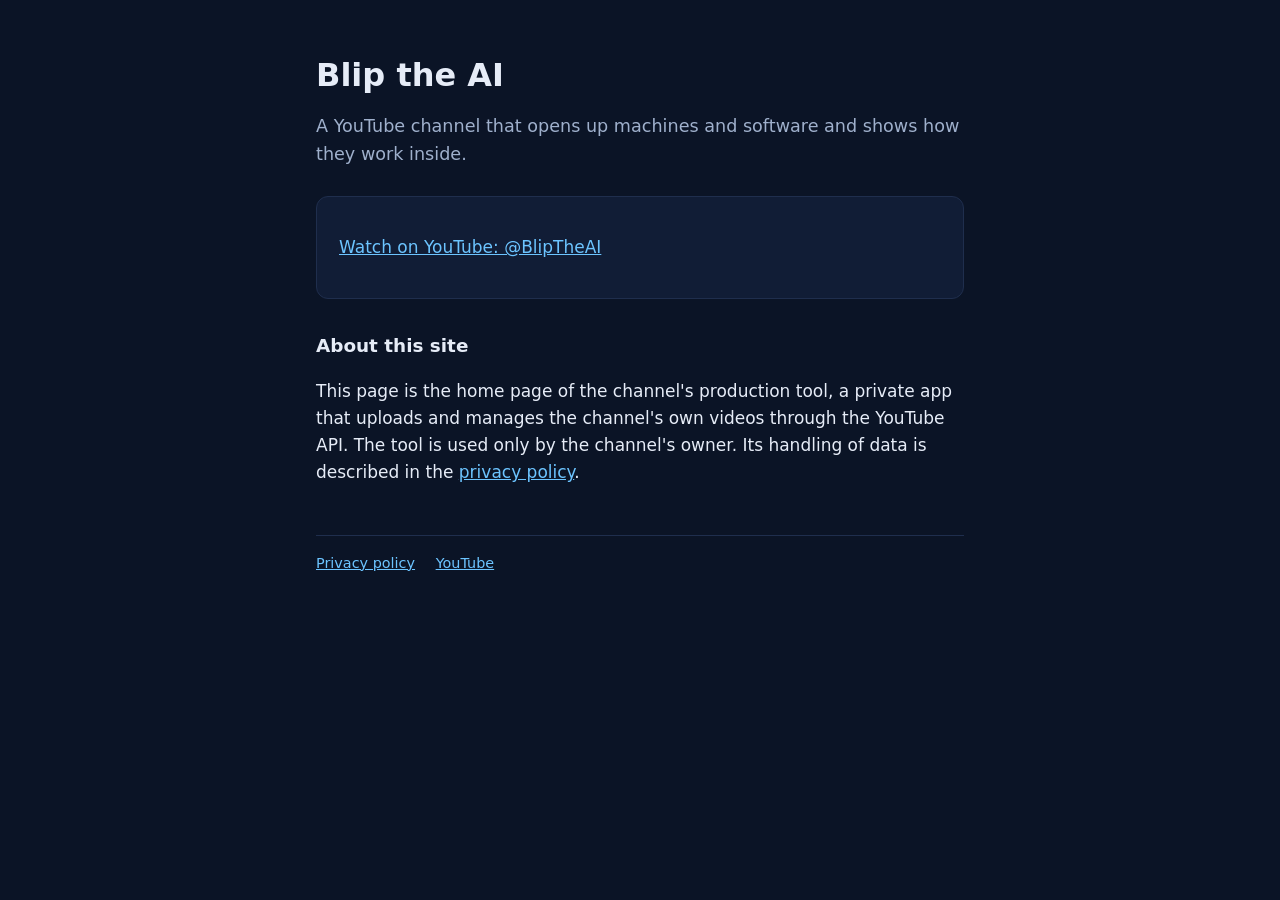
<file: index.html>
<!doctype html>
<html lang="en">
<head>
  <meta charset="utf-8">
  <meta name="viewport" content="width=device-width, initial-scale=1">
  <title>Blip the AI</title>
  <meta name="description" content="Blip the AI is a YouTube channel that shows how machines and software work on the inside.">
  <link rel="stylesheet" href="style.css">
</head>
<body>
  <main>
    <h1>Blip the AI</h1>
    <p class="lede">A YouTube channel that opens up machines and software and shows how they work inside.</p>

    <div class="card">
      <p><a href="https://www.youtube.com/@BlipTheAI">Watch on YouTube: @BlipTheAI</a></p>
    </div>

    <h2>About this site</h2>
    <p>This page is the home page of the channel's production tool, a private app
    that uploads and manages the channel's own videos through the YouTube API.
    The tool is used only by the channel's owner. Its handling of data is described
    in the <a href="privacy.html">privacy policy</a>.</p>

    <footer>
      <a href="privacy.html">Privacy policy</a>
      <a href="https://www.youtube.com/@BlipTheAI">YouTube</a>
    </footer>
  </main>
</body>
</html>
</file>
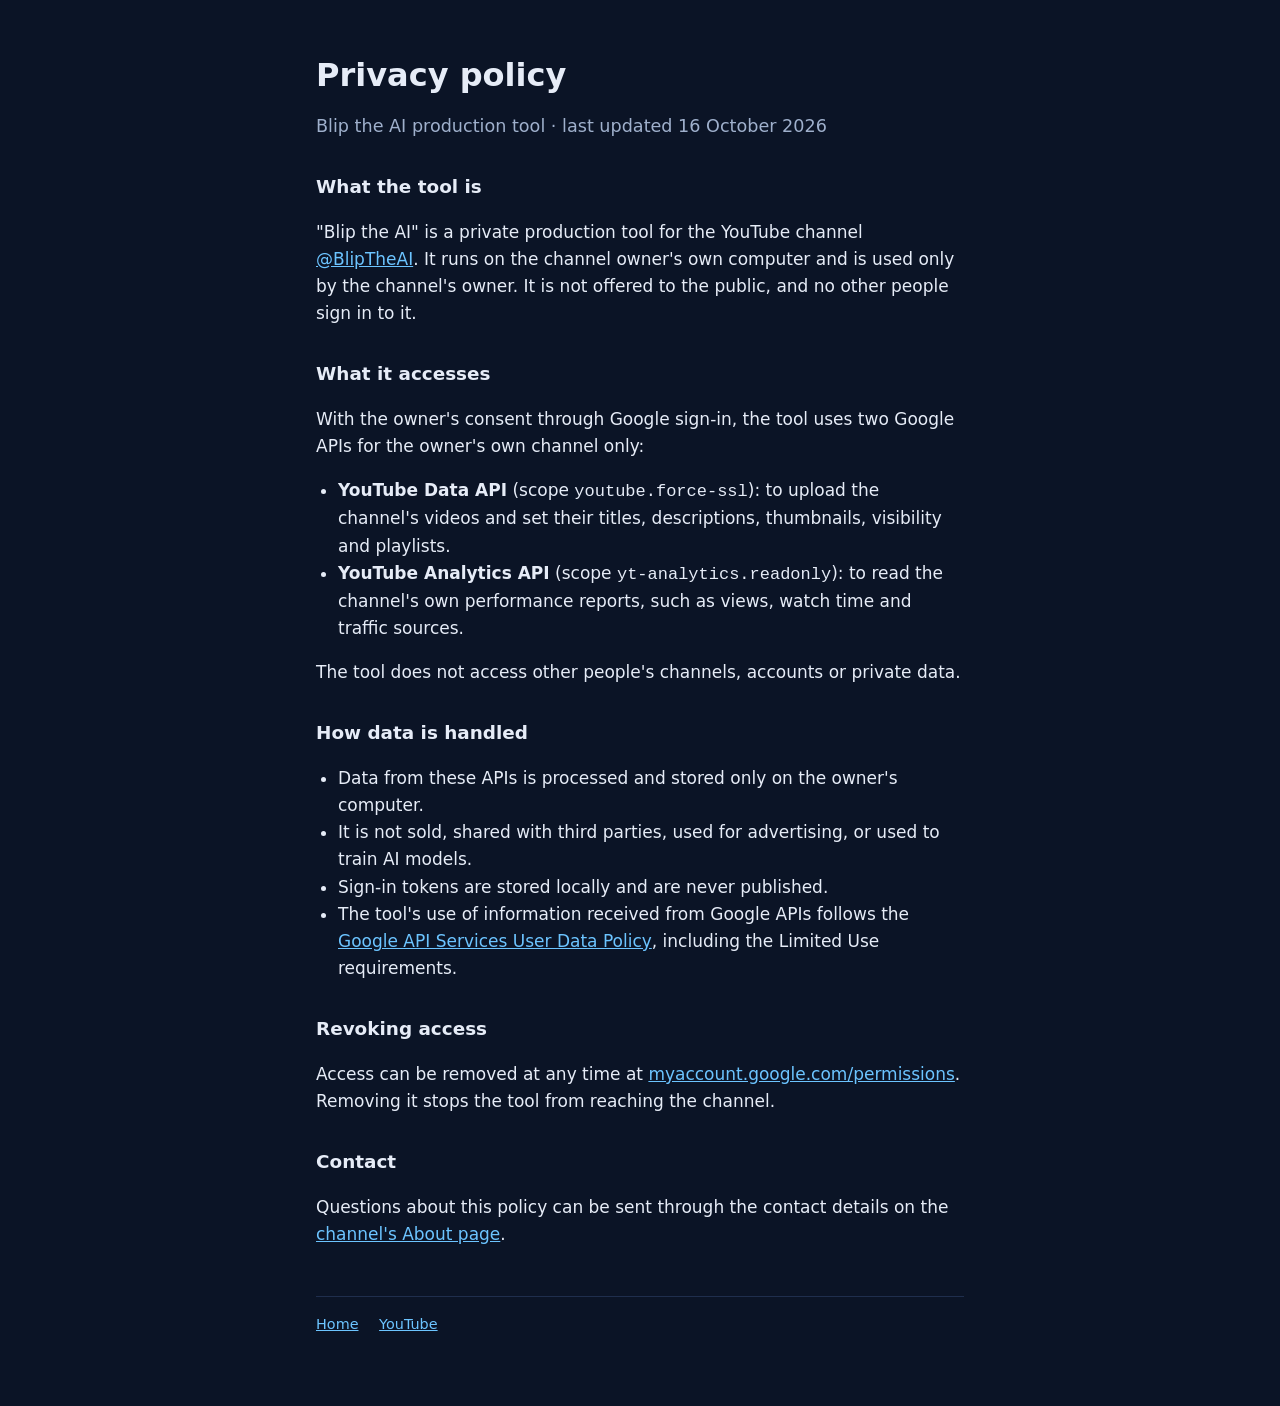
<file: privacy.html>
<!doctype html>
<html lang="en">
<head>
  <meta charset="utf-8">
  <meta name="viewport" content="width=device-width, initial-scale=1">
  <title>Privacy Policy</title>
  <meta name="description" content="Privacy policy of the Blip the AI production tool.">
  <link rel="stylesheet" href="style.css">
</head>
<body>
  <main>
    <h1>Privacy policy</h1>
    <p class="lede">Blip the AI production tool · last updated 16 October 2026</p>

    <h2>What the tool is</h2>
    <p>"Blip the AI" is a private production tool for the YouTube channel
    <a href="https://www.youtube.com/@BlipTheAI">@BlipTheAI</a>. It runs on the
    channel owner's own computer and is used only by the channel's owner. It is
    not offered to the public, and no other people sign in to it.</p>

    <h2>What it accesses</h2>
    <p>With the owner's consent through Google sign-in, the tool uses two Google APIs
    for the owner's own channel only:</p>
    <ul>
      <li><strong>YouTube Data API</strong> (scope <code>youtube.force-ssl</code>): to
      upload the channel's videos and set their titles, descriptions, thumbnails,
      visibility and playlists.</li>
      <li><strong>YouTube Analytics API</strong> (scope <code>yt-analytics.readonly</code>):
      to read the channel's own performance reports, such as views, watch time and
      traffic sources.</li>
    </ul>
    <p>The tool does not access other people's channels, accounts or private data.</p>

    <h2>How data is handled</h2>
    <ul>
      <li>Data from these APIs is processed and stored only on the owner's computer.</li>
      <li>It is not sold, shared with third parties, used for advertising, or used to
      train AI models.</li>
      <li>Sign-in tokens are stored locally and are never published.</li>
      <li>The tool's use of information received from Google APIs follows the
      <a href="https://developers.google.com/terms/api-services-user-data-policy">Google
      API Services User Data Policy</a>, including the Limited Use requirements.</li>
    </ul>

    <h2>Revoking access</h2>
    <p>Access can be removed at any time at
    <a href="https://myaccount.google.com/permissions">myaccount.google.com/permissions</a>.
    Removing it stops the tool from reaching the channel.</p>

    <h2>Contact</h2>
    <p>Questions about this policy can be sent through the contact details on the
    <a href="https://www.youtube.com/@BlipTheAI/about">channel's About page</a>.</p>

    <footer>
      <a href="index.html">Home</a>
      <a href="https://www.youtube.com/@BlipTheAI">YouTube</a>
    </footer>
  </main>
</body>
</html>
</file>
<file: style.css>
:root {
  --bg: #0b1426;
  --panel: #111d36;
  --text: #e6ecf7;
  --muted: #9fb0cc;
  --accent: #6cc4ff;
  --rule: #1f2e4d;
}
* { box-sizing: border-box; }
html { -webkit-text-size-adjust: 100%; }
body {
  margin: 0;
  background: var(--bg);
  color: var(--text);
  font: 17px/1.6 system-ui, -apple-system, "Segoe UI", Roboto, sans-serif;
}
main { max-width: 680px; margin: 0 auto; padding: 56px 16px 72px; }
h1 { font-size: 2rem; line-height: 1.2; margin: 0 0 12px; }
h2 { font-size: 1.15rem; margin: 32px 0 8px; }
p, li { color: var(--text); }
.lede { color: var(--muted); font-size: 1.1rem; margin-bottom: 28px; }
a { color: var(--accent); }
ul { padding-left: 22px; }
.card {
  background: var(--panel);
  border: 1px solid var(--rule);
  border-radius: 12px;
  padding: 20px 22px;
  margin: 24px 0;
}
footer {
  border-top: 1px solid var(--rule);
  margin-top: 48px;
  padding-top: 16px;
  color: var(--muted);
  font-size: 0.9rem;
}
footer a { margin-right: 16px; }
</file>
